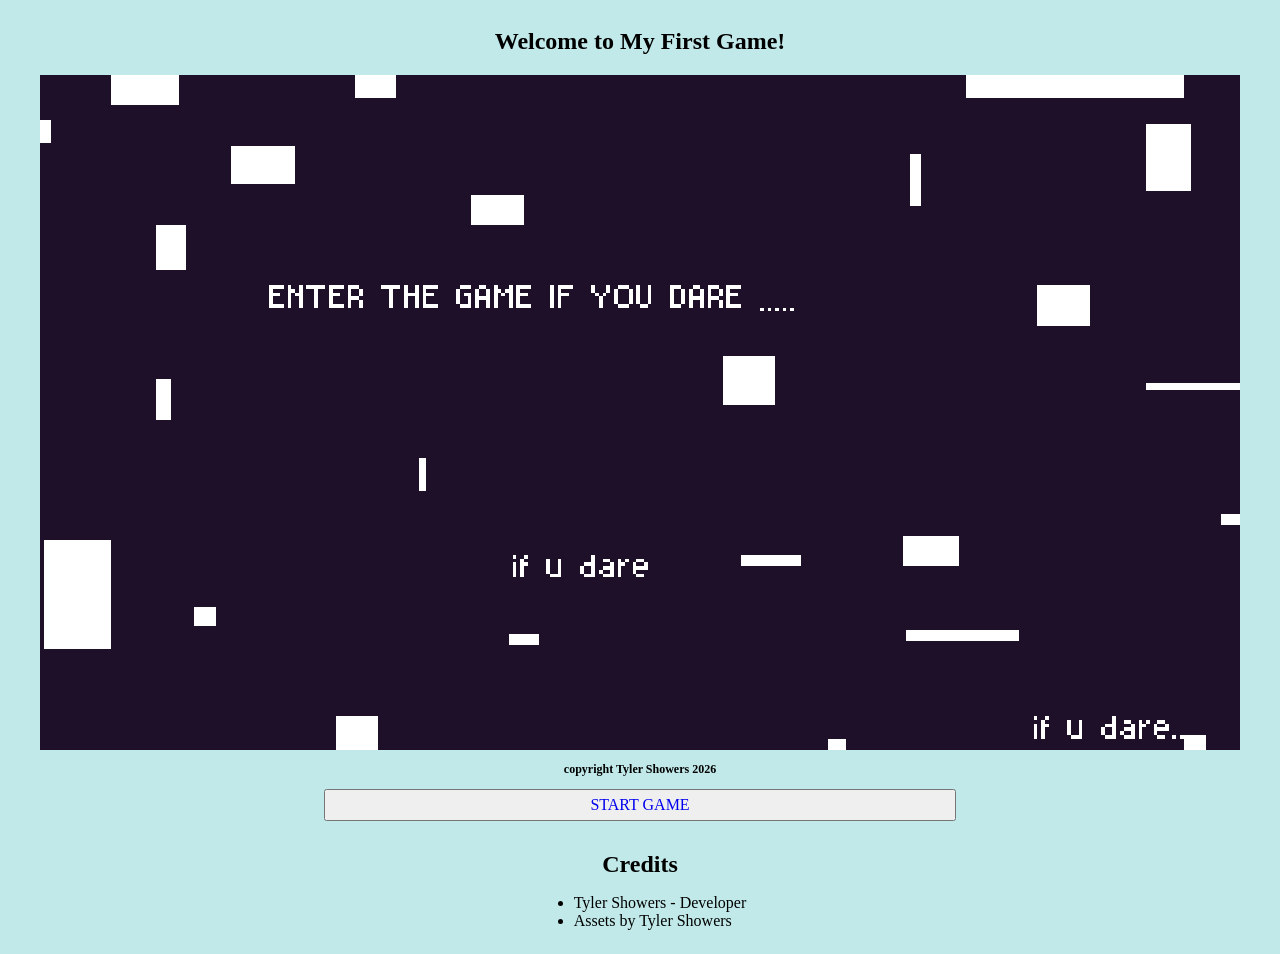
<file: Week2/ourfirstgame/index.html>
<!DOCTYPE html>
<html>

    <head>
        <title>Our First Game</title>
    </head>

    <body style="background-color: rgb(193, 233, 233);">
        <section style="display: flex; flex-direction: column; align-items: center;">

            <h1 style="text-align: center; font-family: tahoma; color: hex(#1f102a);">Welcome to My First Game!</h1>

            <img src="./assets/titlecard.png" alt="if u dare titlecard" style="width: 100%; max-width: 1200px; image-rendering: pixelated;">
            
            <h3 style="text-align: center; font-family: tahoma; font-size: 12px; color: hex(#1f102a);">copyright Tyler Showers 2026</h1>

            <button style="display: block; width: 50%; height: 32px; justify-content: center; margin: 0 auto; font-size: 16px; font-family: tahoma; color: hex(#1f102a);"><a href="./game.html" style="text-decoration: none; color: hex(#1f102a);">START GAME</a></button>

            <h2 style="margin: 0px; margin-top: 30px; font-family: tahoma; color: hex(#1f102a);">Credits</h2>
            <ul style="text-align: left; font-family: tahoma; color: hex(#1f102a);">
                <li>Tyler Showers - Developer</li>
                <li>Assets by Tyler Showers</li>
            </ul>
        </section>

    </body>

</html>
</file>
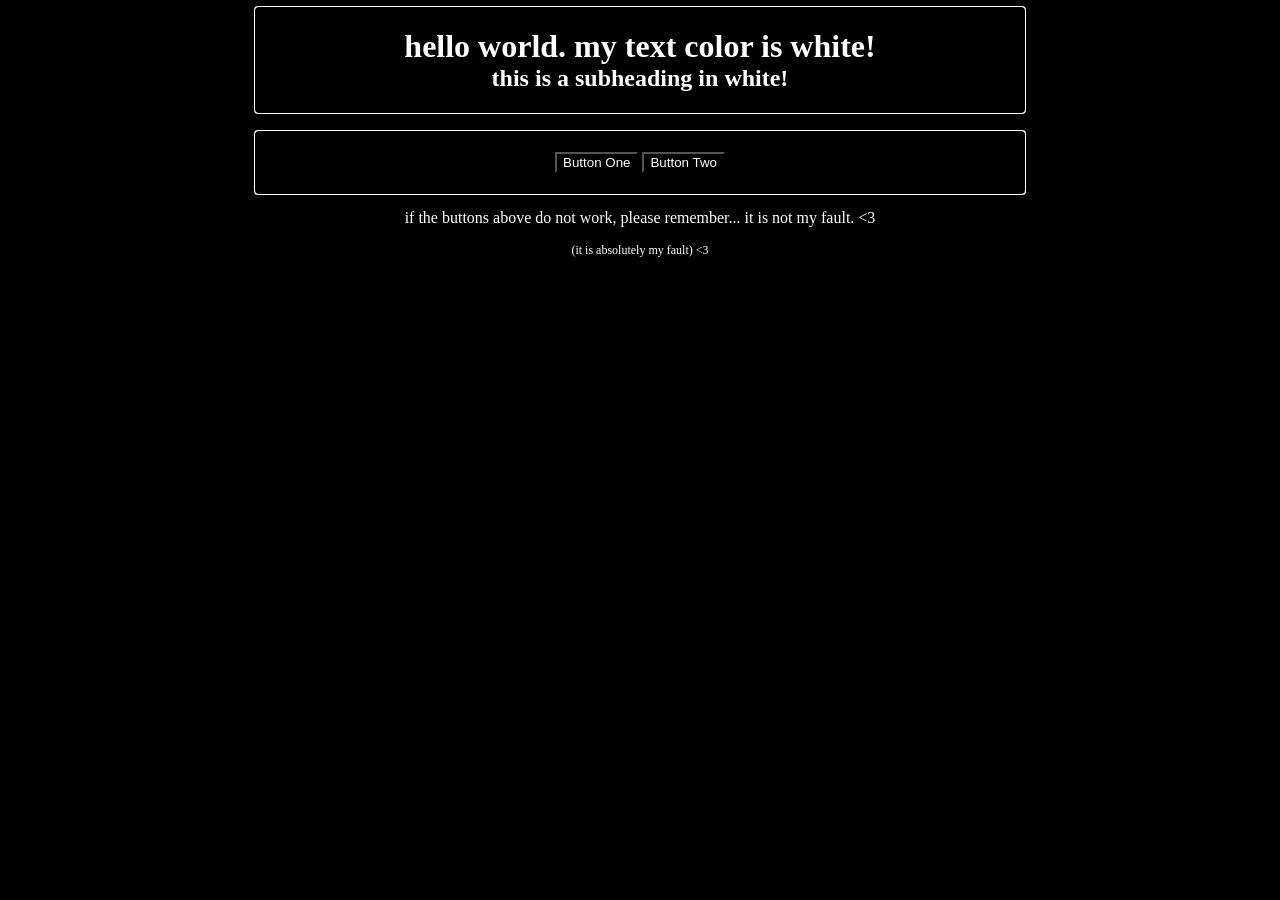
<file: Week2/skeletonhomework/index.html>
<!DOCTYPE html>
<html>
    <head>
        <title>Skeleton Homework</title>
    </head>


    <body style="background-color: rgb(0, 0, 0);">
        <div style="display: flex; flex-direction: column; margin: 0 auto; padding-top: 20px; padding-bottom: 20px; max-width: 48rem; outline: auto;">
            
            <h1 class="whitetext" id="main-heading" style="margin: 0;text-align: center; font-family: tahoma; color:#ffffff;">hello world. my text color is white!</h1>
            <h2 class="whitetext" id="sub-heading" style="margin: 0;text-align: center; font-family: tahoma; color:#ffffff;">this is a subheading in white!</h2>
            
        </div>
        <section  id="button-section" style="display: flex; flex-direction: column; margin: 0 auto; margin-top: 20px; max-width: 48rem; outline: auto;">
            <div class="button-group" style="display: block; text-align: center; margin-top: 20px; margin-bottom: 20px;">

                <button id="one" style="color: #ffffff; background-color: #000000;">Button One</button>
                <button id="two" style="color: #ffffff; background-color: #000000;">Button Two</button>

            </div>
        </section>

    <p style="color: #ffffff; text-align: center;"> if the buttons above do not work, please remember... it is not my fault. <3</p>
    <p style="color: #ffffff; text-align: center; font-size: 12px;"> (it is absolutely my fault) <3</p>

    </body>


</html>
</file>
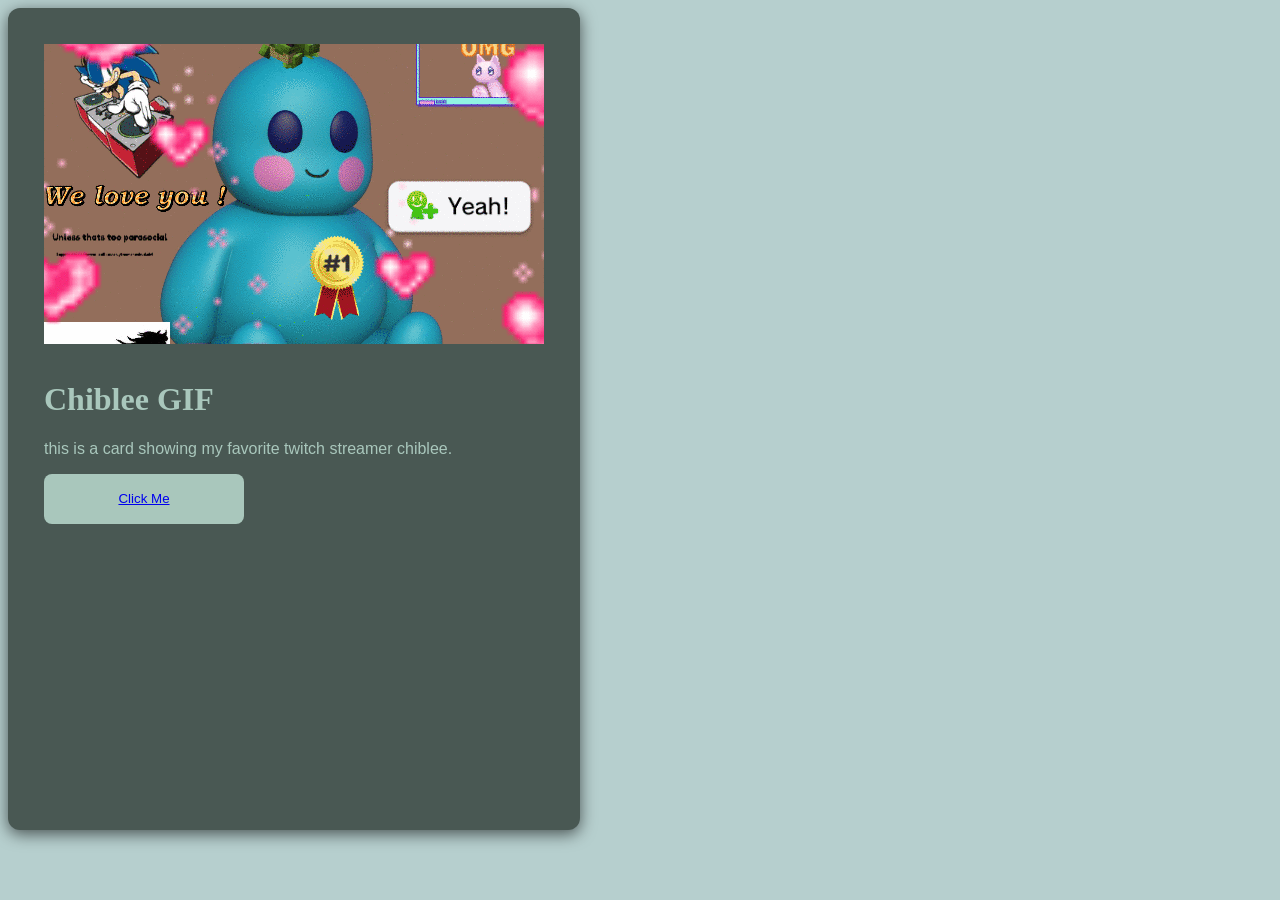
<file: Week3/css_homework/index.html>
<!DOCTYPE html>
<html lang="en">
<head>
    <meta charset="UTF-8">
    <meta name="viewport" content="width=device-width, initial-scale=1.0">
    <title>CSS Homework</title>
    <style>
    @import url('https://fonts.googleapis.com/css2?family=Archivo+Black&family=Redaction+35:ital,wght@0,400;0,700;1,400&display=swap');
    </style>
    <link rel="stylesheet" href="styles.css">
</head>
<body>
    <div class="card">
        <div class="image-container">
            <img src="./assets/Chjb.gif" alt="chiblee gif">
        </div>
        <h1>Chiblee GIF</h1>
        <p>this is a card showing my favorite twitch streamer chiblee.</p>
        <button><a href="https://twitch.tv/chiblee" target="_blank" rel="noopener noreferrer">Click Me</a></button>

    </div>
</body>
</html>
</file>
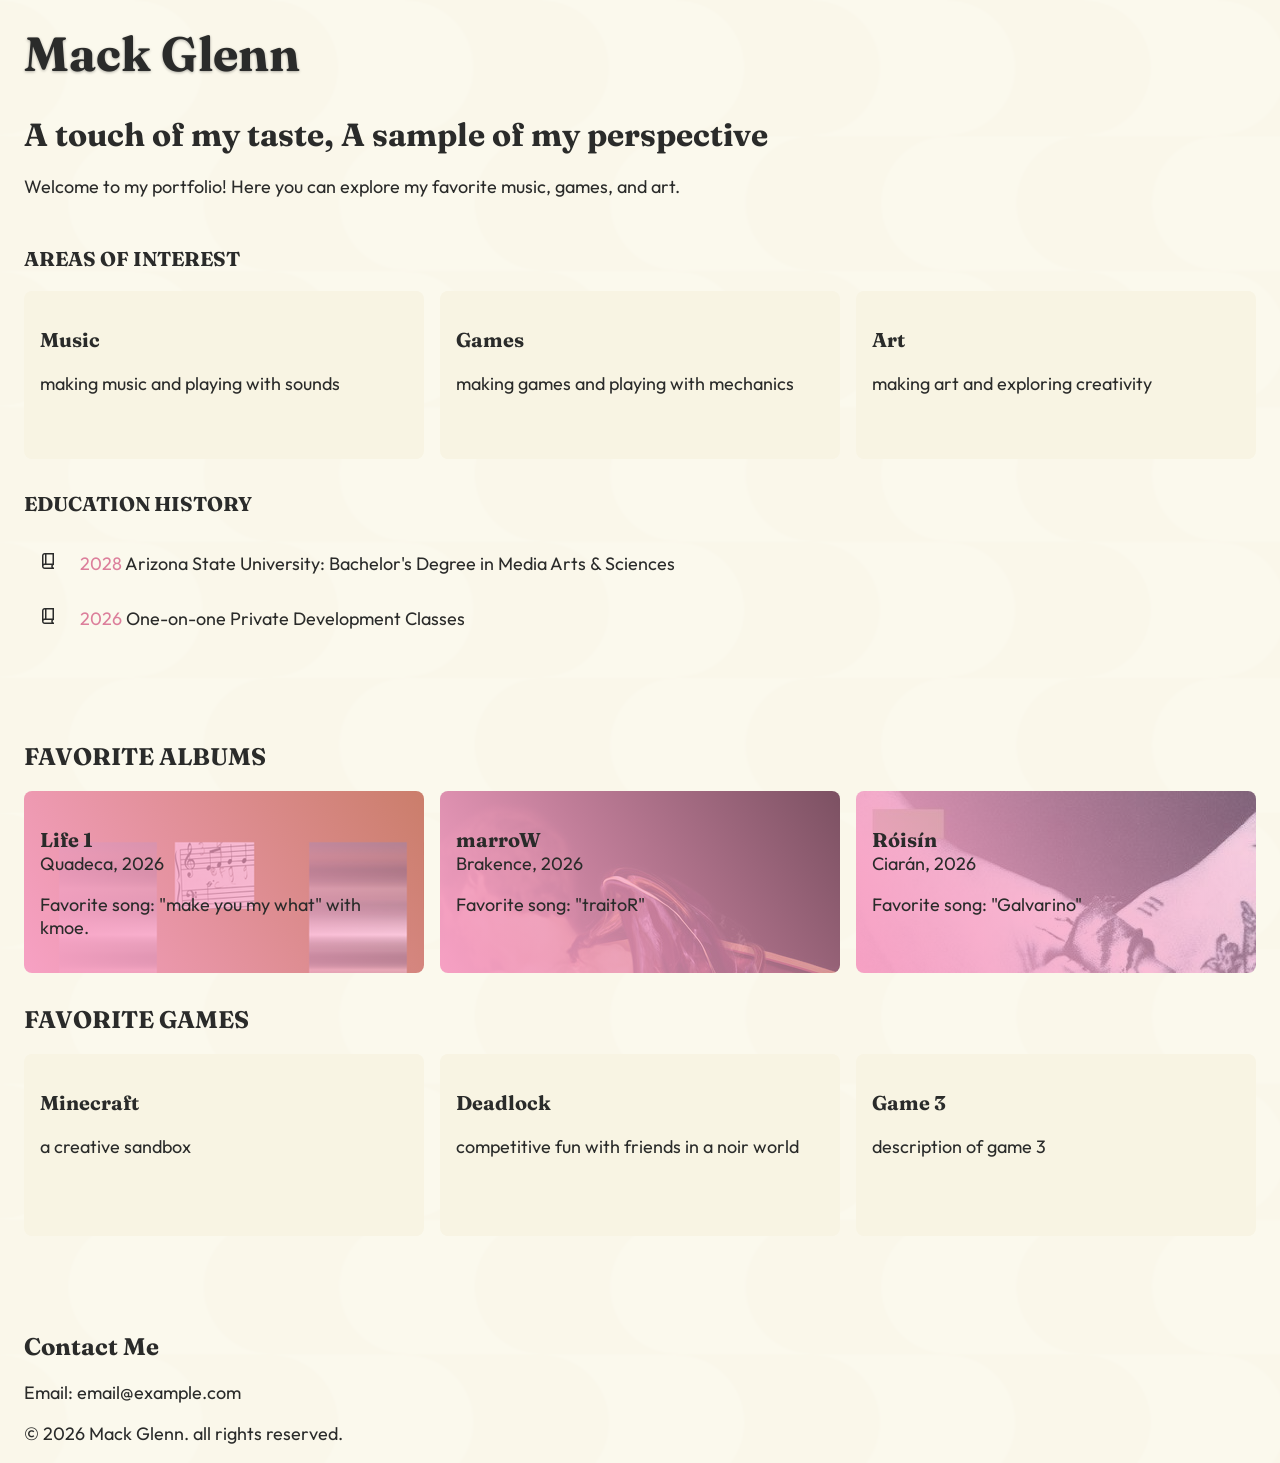
<file: Week3/portfolio/index.html>
<!DOCTYPE html>
<html lang="en">
<head>
    <meta charset="UTF-8">
    <meta name="viewport" content="width=device-width, initial-scale=1.0">
    <title>Tyler/Mack Sample Portfolio</title>
    <style>
        @import url('https://fonts.googleapis.com/css2?family=Fraunces:wght@400;600;700&family=Outfit:wght@400;600;700');
    </style>
    <link rel="stylesheet" href="./styles.css">
</head>
<body>
    <header>
        <h1 id="name">Mack Glenn</h1>
    </header>

    <div class="title">
        <h1>A touch of my taste, A sample of my perspective</h1>
        <p>Welcome to my portfolio! Here you can explore my favorite music, games, and art.</p>
    </div>

    <div class="glance">
        <h3>AREAS OF INTEREST</h3>
        <div class="cards">
            <div class="card" id="music">
                <h3>Music</h3>
                <p>making music and playing with sounds</p>
            </div>
            <div class="card" id="games">
                <h3>Games</h3>
                <p>making games and playing with mechanics</p>
            </div>
            <div class="card" id="art">
                <h3>Art</h3>
                <p>making art and exploring creativity</p>
            </div>
        </div>
    </div>

    <div class="education">
        <h3>EDUCATION HISTORY</h3>
        <ul>
            <li><span class="year">2028</span> Arizona State University: Bachelor's Degree in Media Arts & Sciences</li>
            <li><span class="year">2026</span> One-on-one Private Development Classes</li>
        </ul>
    </div>

<div class="favAlbums">
        <h2>FAVORITE ALBUMS</h2>
        <div class="cards">
            <div class="card" id="album1">
                <h3 class="cardtitle">Life 1</h3>
                <p class="artistname">Quadeca, 2026</p>
                <p>Favorite song: "make you my what" with kmoe.</p>
            </div>
            <div class="card" id="album2">
                <h3 class="cardtitle">marroW</h3>
                <p class="artistname">Brakence, 2026</p>
                <p>Favorite song: "traitoR"</p>
            </div>
            <div class="card" id="album3">
                <h3 class="cardtitle">Róisín</h3>
                <p class="artistname">Ciarán, 2026</p>
                <p>Favorite song: "Galvarino"</p>
            </div>
        </div>
    </div>

    <div class="favGames">
        <h2>FAVORITE GAMES</h2>
        <div class="cards">
            <div class="card" id="minecraft">
                <h3>Minecraft</h3>
                <p>a creative sandbox</p>
            </div>
            <div class="card" id="deadlock">
                <h3>Deadlock</h3>
                <p>competitive fun with friends in a noir world</p>
            </div>
            <div class="card" id="game3">
                <h3>Game 3</h3>
                <p>description of game 3</p>
            </div>
        </div>
    </div>

    <footer>
        <h2>Contact Me</h2>
        <p>Email: email@example.com</p>
        <p>&copy; 2026 Mack Glenn. all rights reserved.</p>
    </footer>

</body>
</html>
</file>
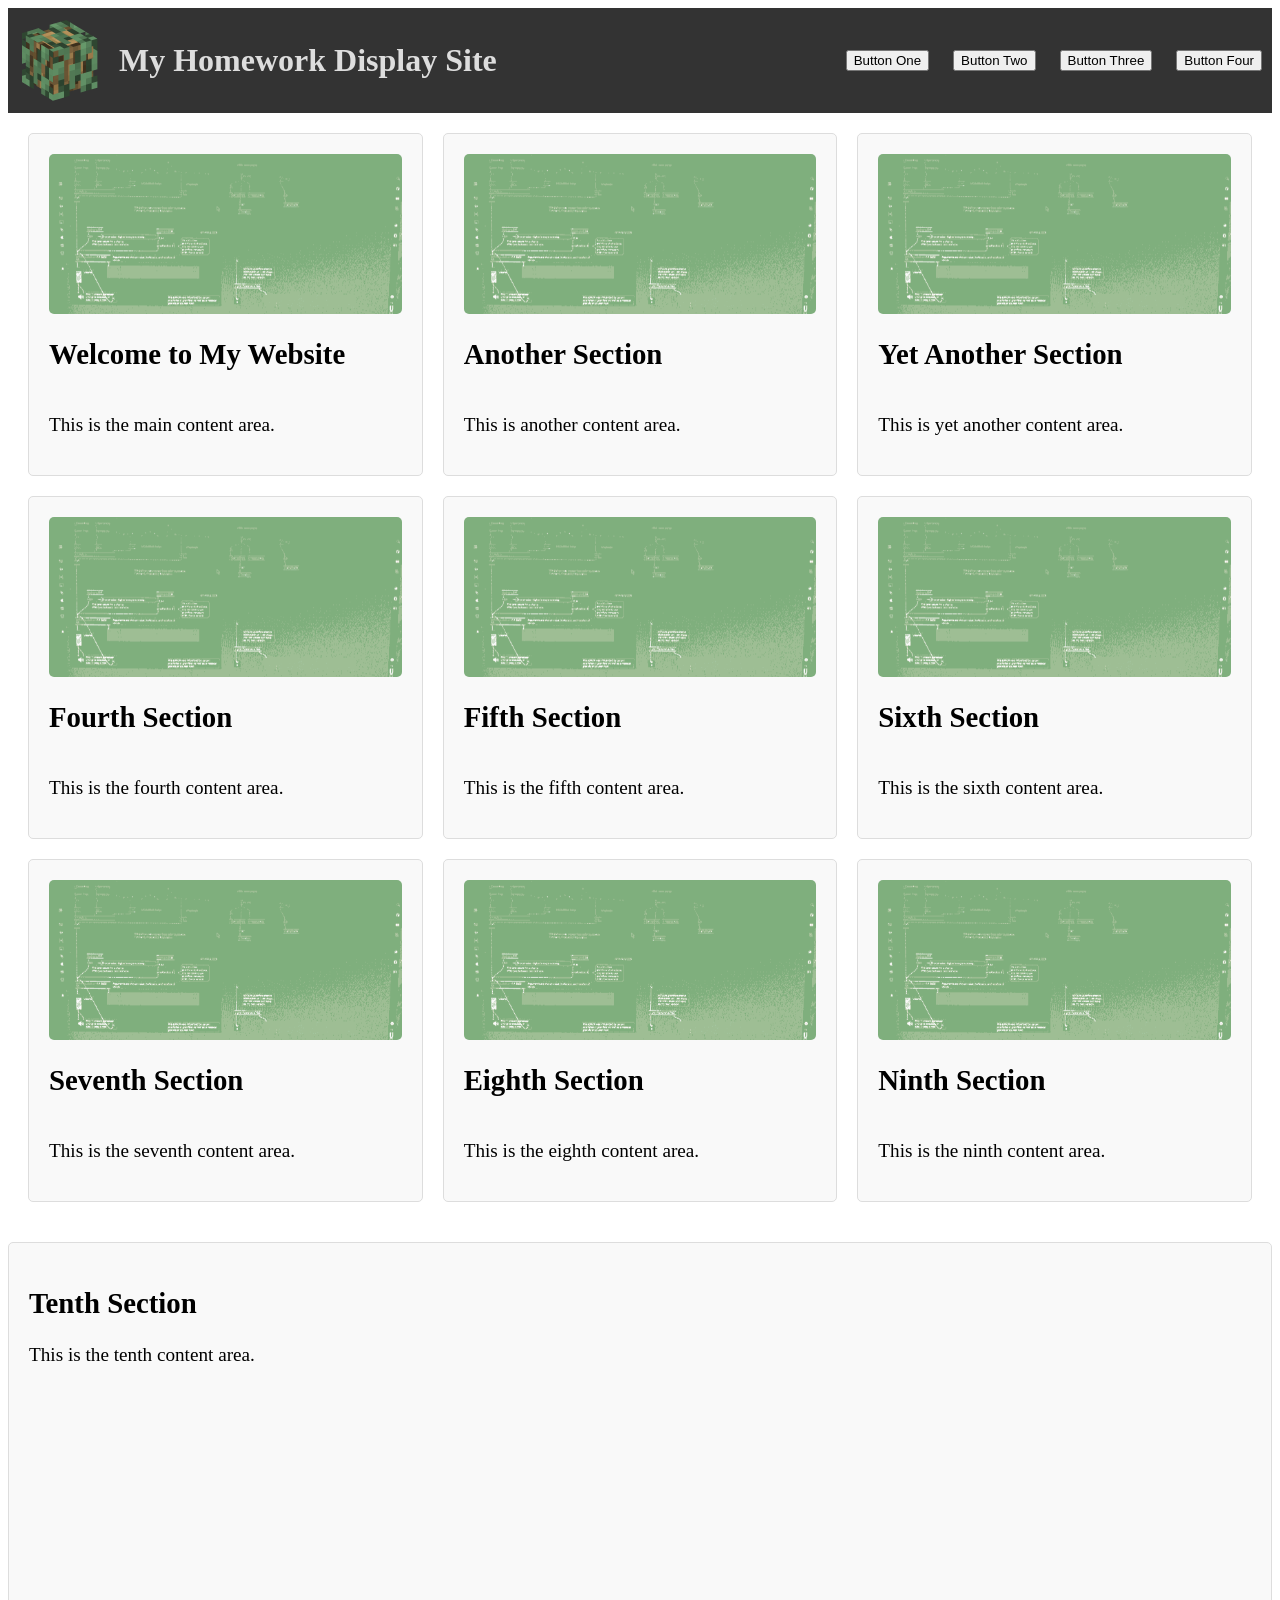
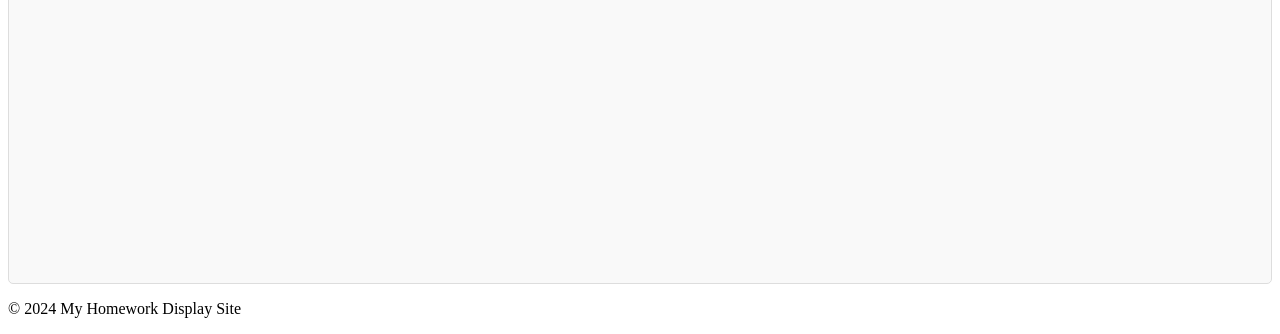
<file: Week4/homework/index.html>
<!DOCTYPE html>
<html lang="en">
<head>
    <meta charset="UTF-8">
    <meta name="viewport" content="width=device-width, initial-scale=1.0">
    <title>Homework</title>
    <link rel="stylesheet" href="styles.css">
</head>
<body>
    <div class="nav">
        <div class="leftmost" style="display: flex; align-items: center; gap: 16px;">
        <img src="./assets/logo.webp" alt="Logo">
        <h1>My Homework Display Site</h1>
        </div>
        <div class="buttons">
            <button>Button One</button>
            <button>Button Two</button>
            <button>Button Three</button>
            <button>Button Four</button>
        </div>
    </div>
    <div class="grid">
        <div class="grid-item">
            <img class="grid-item-image" src="./assets/dithered.png" alt="Sample Image">
            <h2>Welcome to My Website</h2>
            <p>This is the main content area.</p>
        </div>
        <div class="grid-item">
            <img class="grid-item-image" src="./assets/dithered.png" alt="Sample Image">
            <h2>Another Section</h2>
            <p>This is another content area.</p>
        </div>
        <div class="grid-item">
            <img class="grid-item-image" src="./assets/dithered.png" alt="Sample Image">
            <h2>Yet Another Section</h2>
            <p>This is yet another content area.</p>
        </div>
        <div class="grid-item">
            <img class="grid-item-image" src="./assets/dithered.png" alt="Sample Image">
            <h2>Fourth Section</h2>
            <p>This is the fourth content area.</p>
        </div> 
            <div class="grid-item">
            <img class="grid-item-image" src="./assets/dithered.png" alt="Sample Image">
            <h2>Fifth Section</h2>
            <p>This is the fifth content area.</p>
        </div> 
            <div class="grid-item">
            <img class="grid-item-image" src="./assets/dithered.png" alt="Sample Image">
            <h2>Sixth Section</h2>
            <p>This is the sixth content area.</p>
        </div> 
            <div class="grid-item">
            <img class="grid-item-image" src="./assets/dithered.png" alt="Sample Image">
            <h2>Seventh Section</h2>
            <p>This is the seventh content area.</p>
        </div> 
            <div class="grid-item">
            <img class="grid-item-image" src="./assets/dithered.png" alt="Sample Image">
            <h2>Eighth Section</h2>
            <p>This is the eighth content area.</p>
        </div>
        <div class="grid-item">
            <img class="grid-item-image" src="./assets/dithered.png" alt="Sample Image">
            <h2>Ninth Section</h2>
            <p>This is the ninth content area.</p>
        </div>
    </div>
    <div class="fullpage">
        <div>
            <h2>Tenth Section</h2>
            <p>This is the tenth content area.</p>
        </div>
    </div>
    <div class="footer">
        <p>&copy; 2024 My Homework Display Site</p>
    </div>
</body>
</html>
</file>
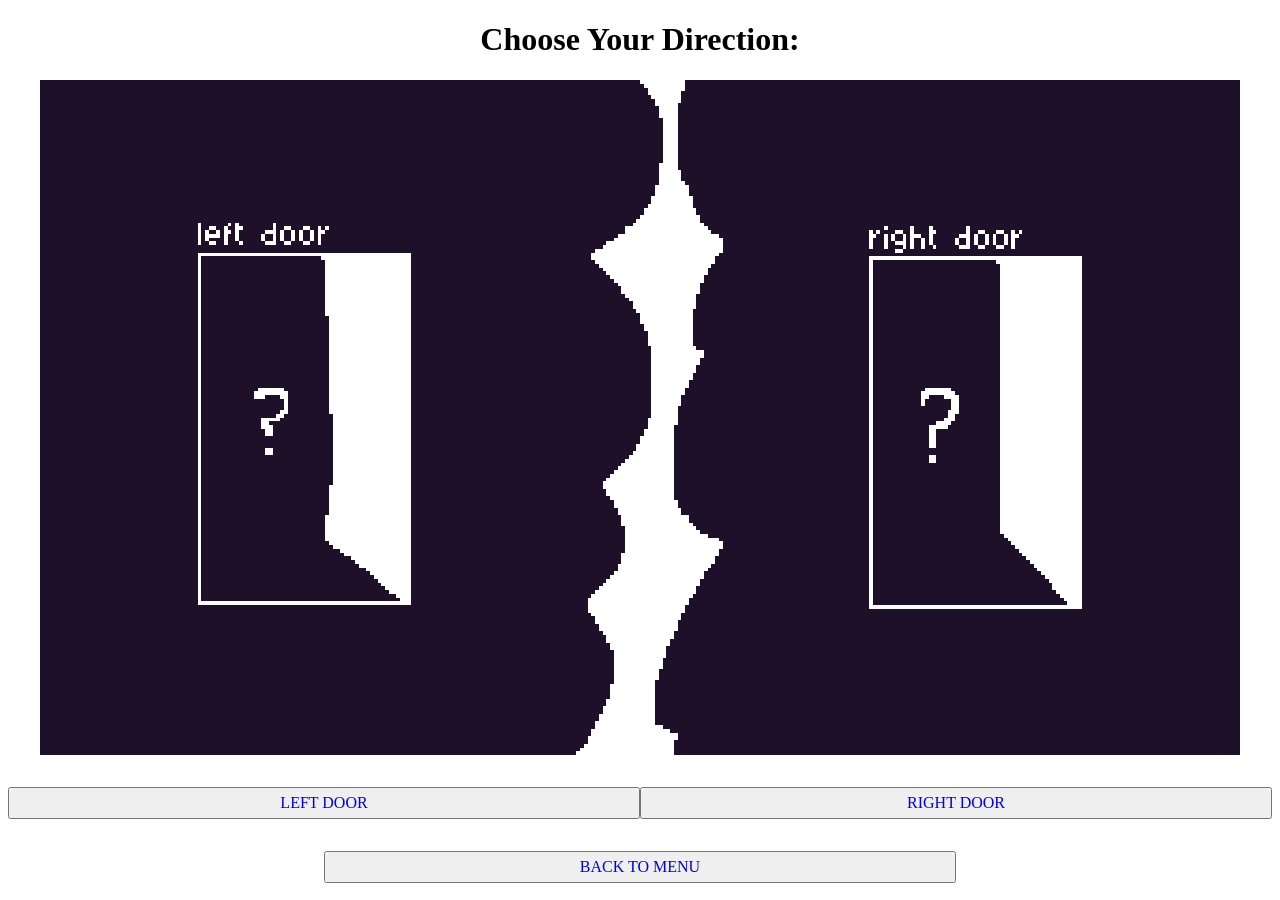
<file: Week2/ourfirstgame/game.html>
<!DOCTYPE html>
<html>
    <head>
        <title>Game Page of My First Game</title>
    </head>

    <body>
        <h1 style="text-align: center; font-family: tahoma; color: hex(#1f102a);">Choose Your Direction:</h1>
        <img src="./assets/doorcard.png" alt="door card image" style="display: block; margin: 0 auto; width: 100%; max-width: 1200px; image-rendering: pixelated;">
        
        <div style="display: flex; flex-direction: row; align-items: center; margin-top: 32px">
        <button style="display: block; width: 50%; height: 32px; justify-content: center; font-size: 16px; font-family: tahoma; color: hex(#1f102a);"><a href="./leftdoor.html" style="text-decoration: none; color: hex(#1f102a);">LEFT DOOR</a></button>
        <button style="display: block; width: 50%; height: 32px; justify-content: center; font-size: 16px; font-family: tahoma; color: hex(#1f102a);"><a href="./rightdoor.html" style="text-decoration: none; color: hex(#1f102a);">RIGHT DOOR</a></button>
        </div>
        <button style="display: block; width: 50%; height: 32px; justify-content: center; margin: 0 auto; margin-top: 32px; font-size: 16px; font-family: tahoma; color: hex(#1f102a);"><a href="./index.html" style="text-decoration: none; color: hex(#1f102a);">BACK TO MENU</a></button>  
    
    
    </body>
</html>
</file>
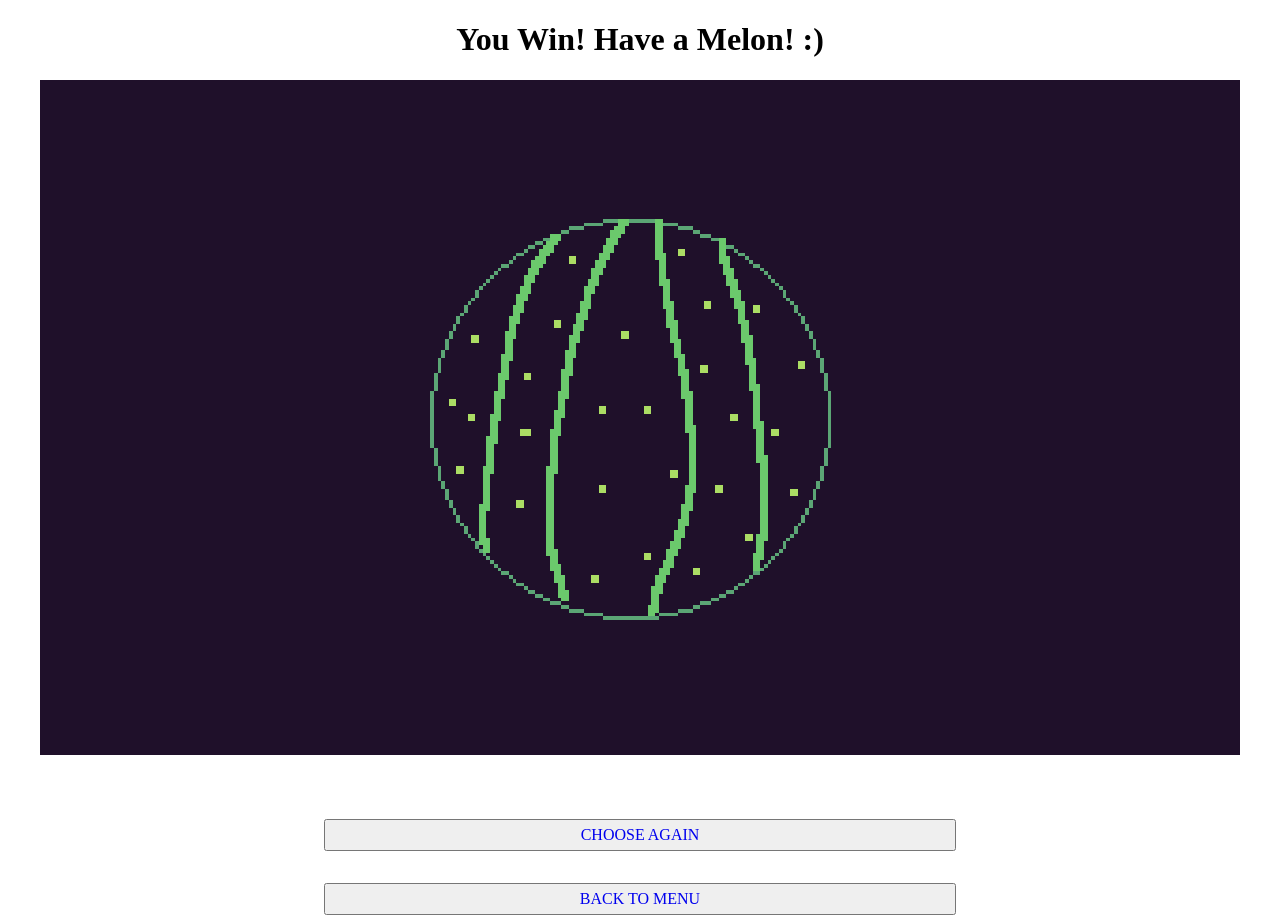
<file: Week2/ourfirstgame/leftdoor.html>
<!DOCTYPE html>
<html>
    <head>
        <title>Left Door Option</title>
    </head>

    <body>
        <h1 style="text-align: center; font-family: tahoma; color: hex(#1f102a);">You Win! Have a Melon! :)</h1>
        <img src="./assets/meloncard.png" alt="melon card image" style="display: block; margin: 0 auto; width: 100%; max-width: 1200px; image-rendering: pixelated;">
        
        <div style="display: flex; flex-direction: row; align-items: center; margin-top: 32px">
        </div>
        <button style="display: block; width: 50%; height: 32px; justify-content: center; margin: 0 auto; margin-top: 32px; font-size: 16px; font-family: tahoma; color: hex(#1f102a);"><a href="./game.html" style="text-decoration: none; color: hex(#1f102a);">CHOOSE AGAIN</a></button>
        <button style="display: block; width: 50%; height: 32px; justify-content: center; margin: 0 auto; margin-top: 32px; font-size: 16px; font-family: tahoma; color: hex(#1f102a);"><a href="./index.html" style="text-decoration: none; color: hex(#1f102a);">BACK TO MENU</a></button>  
    
    
    </body>
</html>
</file>
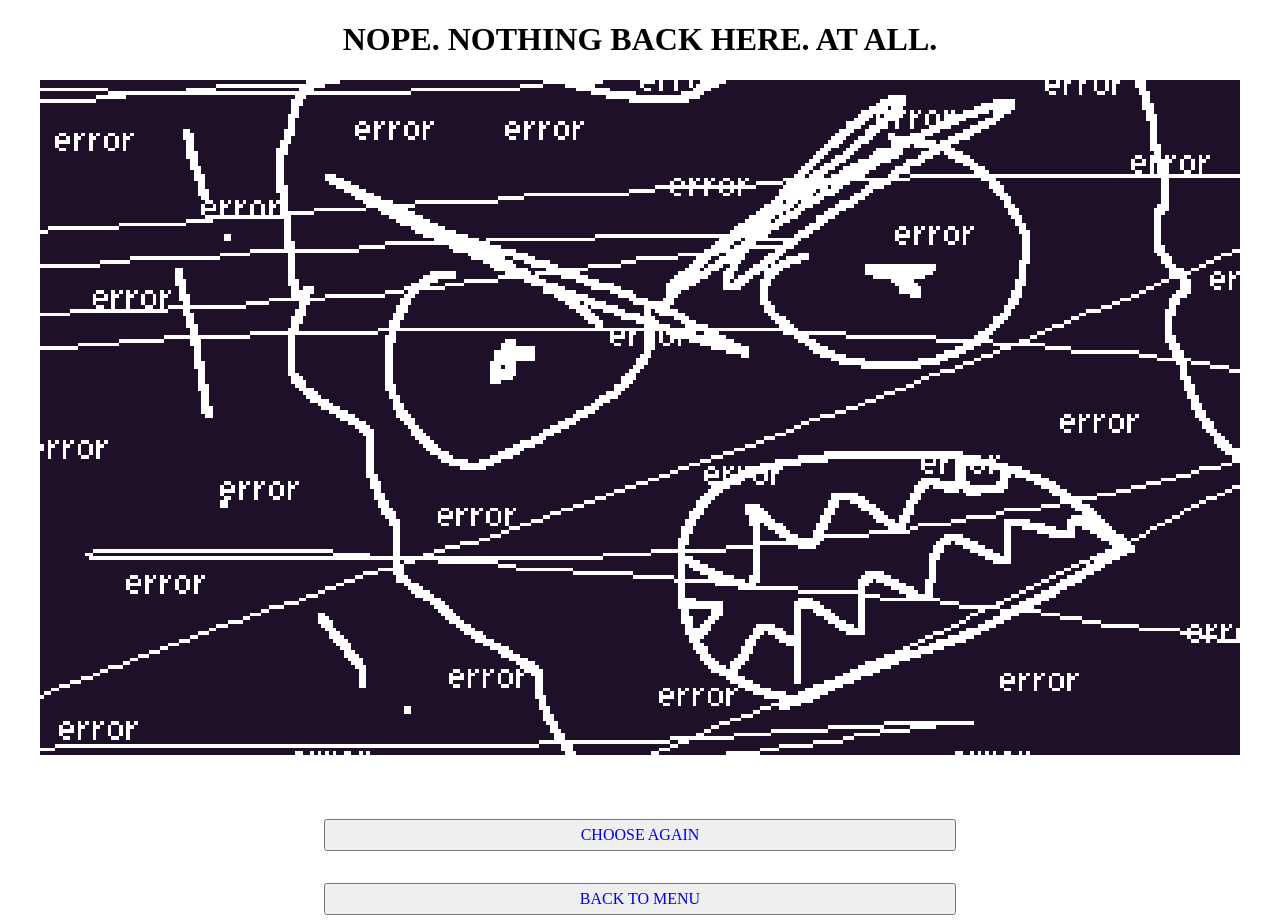
<file: Week2/ourfirstgame/rightdoor.html>
<!DOCTYPE html>
<html>
    <head>
        <title>Right Door Option</title>
    </head>

    <body>
        <h1 style="text-align: center; font-family: tahoma; color: hex(#1f102a);">NOPE. NOTHING BACK HERE. AT ALL.</h1>
        <img src="./assets/mysterycard.png" alt="mystery card image" style="display: block; margin: 0 auto; width: 100%; max-width: 1200px; image-rendering: pixelated;">
        
        <div style="display: flex; flex-direction: row; align-items: center; margin-top: 32px">
        </div>
        <button style="display: block; width: 50%; height: 32px; justify-content: center; margin: 0 auto; margin-top: 32px; font-size: 16px; font-family: tahoma; color: hex(#1f102a);"><a href="./game.html" style="text-decoration: none; color: hex(#1f102a);">CHOOSE AGAIN</a></button>
        <button style="display: block; width: 50%; height: 32px; justify-content: center; margin: 0 auto; margin-top: 32px; font-size: 16px; font-family: tahoma; color: hex(#1f102a);"><a href="./index.html" style="text-decoration: none; color: hex(#1f102a);">BACK TO MENU</a></button>  
    
    
    </body>
</html>
</file>
<file: Week3/css_homework/styles.css>
body {
    background-color: #b6cfce;
    font-family: Arial, sans-serif;
}
.card {
    height: 750px;
    width: 500px;
    background-color: #495853;
    padding: 36px;
    border-radius: 12px;
    box-shadow: 0 4px 16px rgba(0, 0, 0, 0.6);
}

.image-container img {
    width: 100%;
    height: 300px;
    object-fit: cover;
    margin-bottom: 12px;
}

button {
    width: 40%;
    height: 50px;
    background-color: #a9c7bc;
    color: rgb(0, 0, 0);
    border: none;
    border-radius: 8px;
    cursor: pointer;
}
button:hover {
    background-color: #8fb3a8;
    border-radius: 32px;
    transition: border-radius 0.1s ease, background-color 0.1s ease;
}

h1 {
    font-family: 'Redaction 35', serif;
    color: #a9c7bc;
}

p {
    color: #a9c7bc;
}
</file>
<file: Week3/portfolio/styles.css>
* {
    --base-dark: #2a2b2aff;
    --off-dark: #706c61ff;
    --base-light: #f8f4e3ff;
    --pink-dark: #dc7f9bff;
    --pink-light: #f7a1c4ff;
    --pink-light-opaque: rgba(247, 161, 196, 0.5);
    color: var(--base-dark);
    
}

body {
    font-family: 'Outfit', sans-serif;
    background-color: var(--base-light);
    background-image: url('./assets/css-pattern-by-magicpattern.png');
    background-blend-mode: soft-light;
    transition: 0.16s ease;
    background-size: cover;
    padding: 16px;
    padding-top: 0px;
    padding-bottom: 0px;
}
header {
    padding-top: 16px;
    padding-bottom: 0px;
    margin-bottom: 32px;
}
h1 {
    font-family: 'Fraunces', serif;
    font-size: 32px;
}
h1#name {
    font-size: 48px;
    padding: 0;
    margin: 0;
    text-shadow: 0 1px 3px rgba(0, 0, 0, 0.3);
}


h2 {
    font-family: 'Fraunces', serif;
    font-size: 24px;
}
h3 {
    font-family: 'Fraunces', serif;
    font-size: 20px;
}
h3.cardtitle {
    margin-bottom: 0px;;
}


p {
    font-family: 'Outfit', sans-serif;
    font-weight: 400;
    font-size: 18px;
}
p.artistname {
    margin-top: 0px;;
}

/*
p::first-letter {
    font-size: 18px;
}
*/
.title {
    margin-bottom: 3rem;
}
.glance {
    margin-bottom: 0rem;
}
.education {
    margin-bottom: 6rem;
}
.favAlbums {
    margin-bottom: 1rem;
}
.favGames {
    margin-bottom: 6rem;
}


.cards {
    margin-bottom: 32px;
    display: flex;
    flex-wrap: wrap;
    gap: 16px;
}



.card {
    flex: 1 1 200px;
    padding: 16px;
    background-color: var(--base-light);
    border-radius: 8px;
    height: 150px;
}
.card:hover {
    background-color: var(--pink-light);
    box-shadow: 0 2px 2px rgba(22, 17, 21, 0.2);
    border-radius: 24px;
    transition: all 0.08s ease;
    h3 {
        font-size: 22px;
        transition: all 0.08s ease;
    }
}
.card#music {
    height: 136px;
}
.card#games {
    height: 136px;
}
.card#art {
    height: 136px;
}

.card#album1 {
    background-image: 
    linear-gradient(240deg, var(--pink-light-opaque), var(--pink-light)),
    url(./assets/Quadeca_Life_1.png);
}
.card#album1:hover {
    background-image: 
    linear-gradient(var(--pink-light), var(--pink-light)),
    url(./assets/Quadeca_Life_1.png);
}
.card#album2 {
    background-image: 
    linear-gradient(240deg, var(--pink-light-opaque), var(--pink-light)),
    url(./assets/marrow_brakence.jpg);
}
.card#album2:hover {
    background-image: 
    linear-gradient(var(--pink-light), var(--pink-light)),
    url(./assets/marrow_brakence.jpg);
}
.card#album3 {
    
    background-image: 
    linear-gradient(240deg, var(--pink-light-opaque), var(--pink-light)),
    url(./assets/roisin_ciaran.jpg);
}
.card#album3:hover {
    background-image: 
    linear-gradient(var(--pink-light), var(--pink-light)),
    url(./assets/roisin_ciaran.jpg);
    /*
    background-size: cover;
    background-position: center;
    */
}


.title {
    /*
    background-color: rgba(0, 15, 14, 0.021);
    */
}

/*
.title::first-letter {
    font-size: 42px;
}
*/
.education {
    /*
    background-color: var(--pink-light);
    */
}
.education > ul{
    font-size: 18px;
    list-style-image: url('./assets/book.svg');
}
.education > ul li {
    padding: 16px;
}

.year {
    color: var(--pink-dark);
}
</file>
<file: Week4/homework/styles.css>
:root {
    font-size: 16px;
    @media (max-width: 700px) {
        font-size: 12px;
    }
}

.nav {
    background-color: #333;
    color:#ddd;
    padding: 10px;
    position: sticky;
    display: flex;
    justify-content: space-between;
    align-items: center;
    top: 0;
    font-size: 1rem;
    flex-wrap: nowrap;
}

.nav > h1 {
    margin: 0;
    margin-left: 16px;
    flex-wrap: nowrap;
}

.buttons {
    display: flex;
    gap: 24px;
    justify-content: flex-end;
}

.grid {
    padding: 20px; 
    display: grid;
    grid-template-columns: repeat(auto-fit, minmax(300px, 1fr));
    gap: 20px;
}

.grid-item {
    display: flex;
    flex-direction: column;
    background-color: #f9f9f9;
    padding: 20px;
    border: 1px solid #ddd;
    border-radius: 5px;
    font-size: 1.2rem;
}

.fullpage {
    padding: 20px;
    background-color: #f9f9f9;
    border: 1px solid #ddd;
    border-radius: 5px;
    margin-top: 20px;
    height: 600px;
    font-size: 1.2rem;
}

.grid-item-image {
    width: 100%;
    height: 160px;
    border-radius: 5px;
    object-fit: cover;
}

@media (max-width: 700px) {
    .grid {
        grid-template-columns: 1fr;
    }
}
</file>
